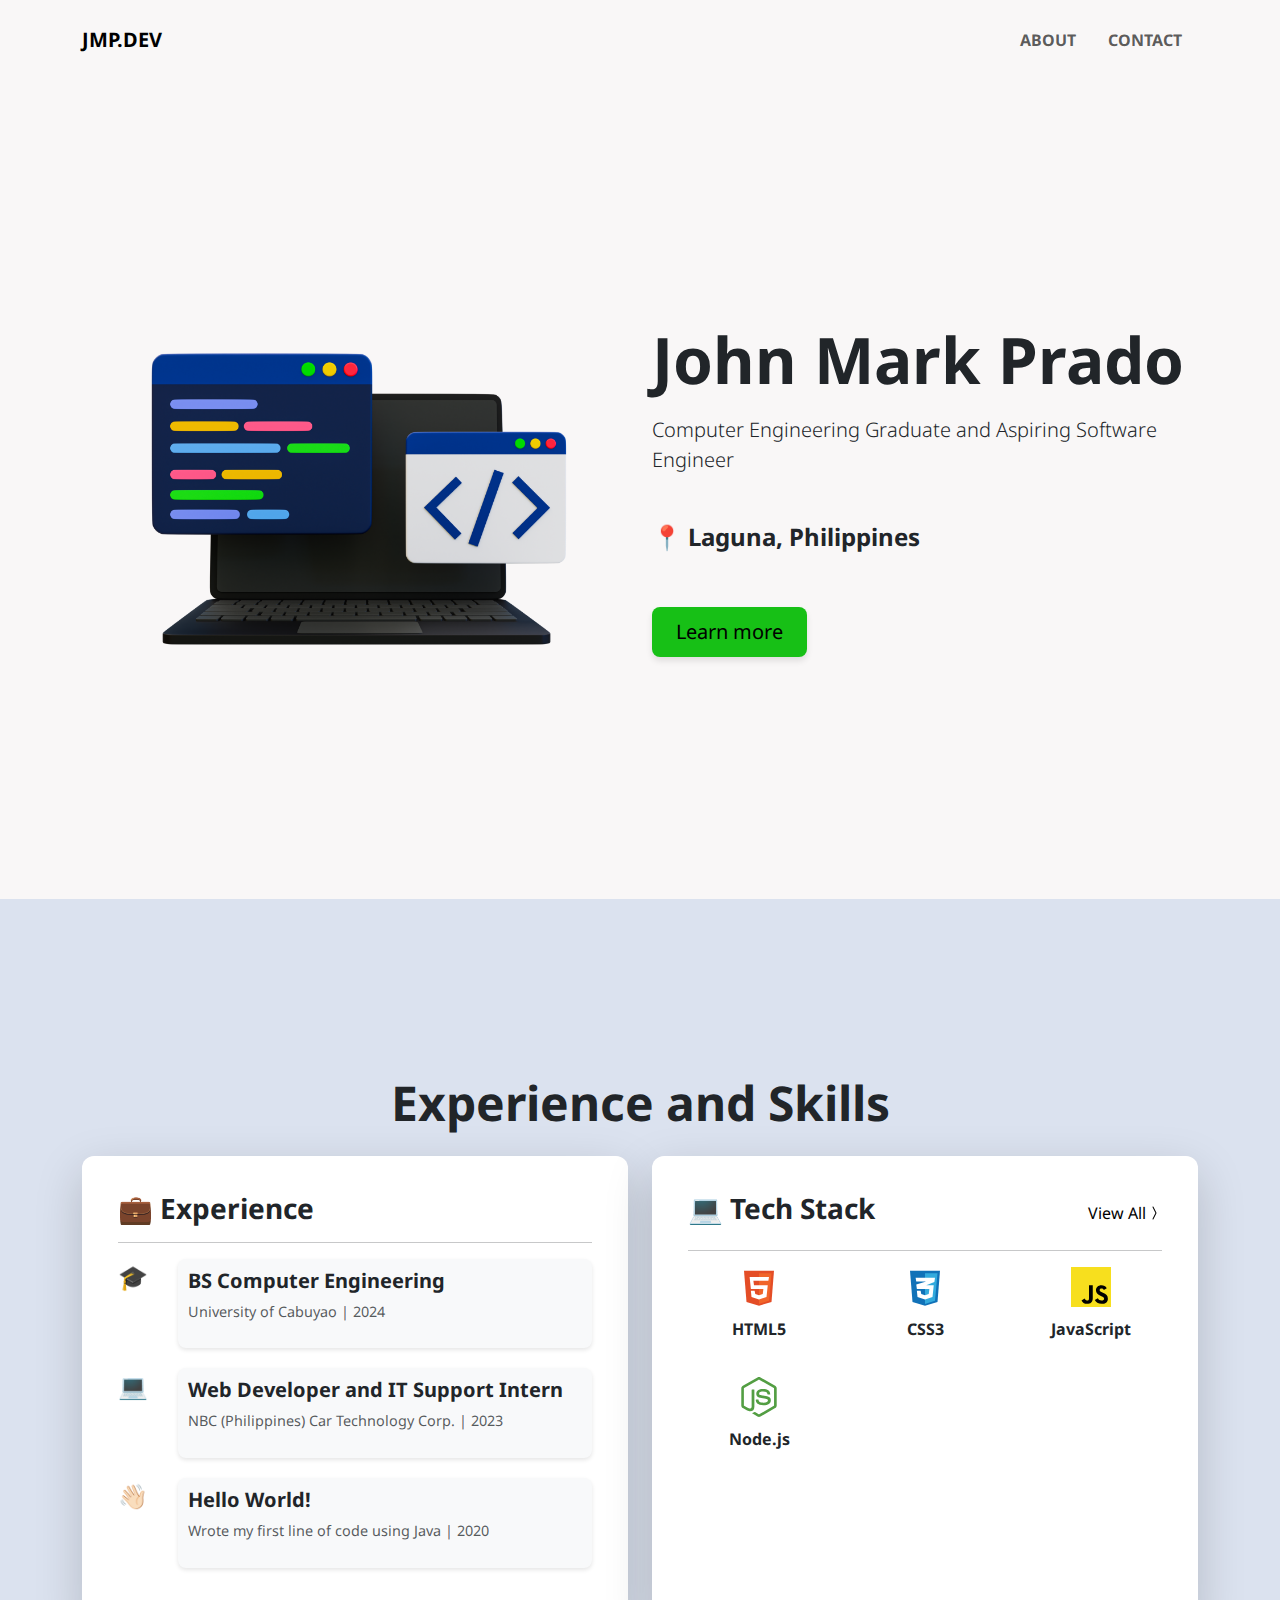
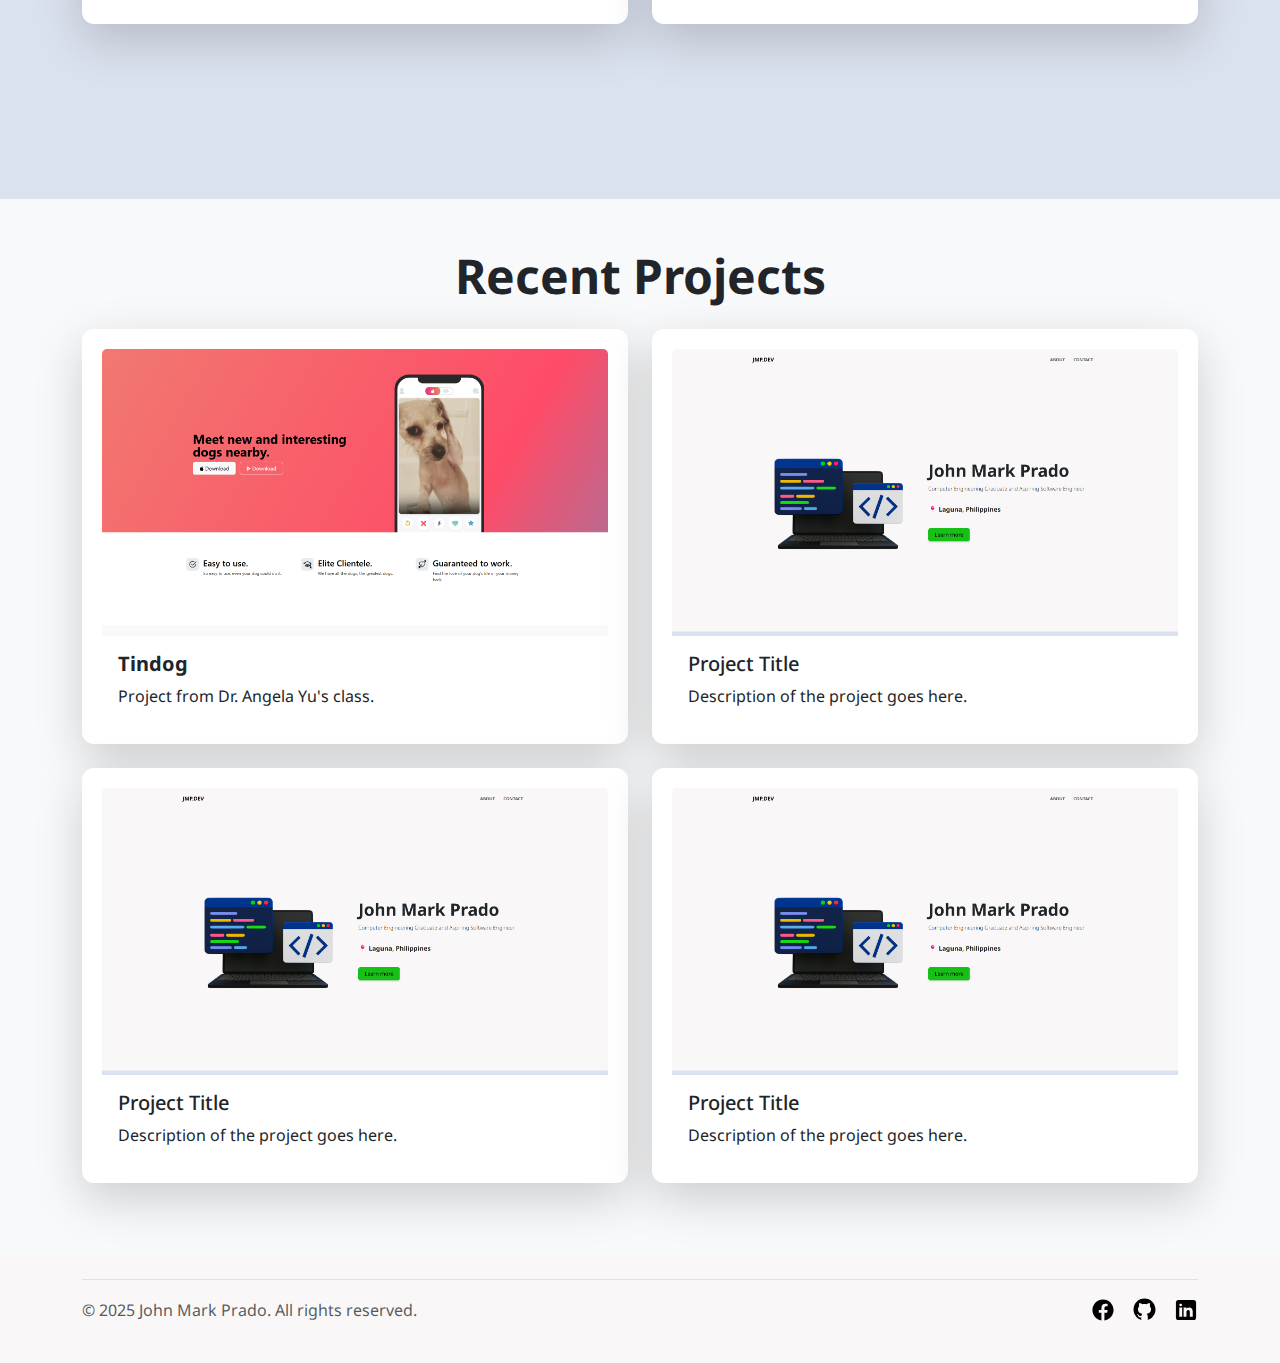
<file: index.html>
<!DOCTYPE html>
<html lang="en">
  <head>
    <meta charset="UTF-8" />
    <meta name="viewport" content="width=device-width, initial-scale=1.0" />
    <title>JMP.DEV | John Mark Prado</title>

    <!-- Bootstrap CDN -->
    <link
      href="https://cdn.jsdelivr.net/npm/bootstrap@5.3.3/dist/css/bootstrap.min.css"
      rel="stylesheet"
      integrity="sha384-QWTKZyjpPEjISv5WaRU9OFeRpok6YctnYmDr5pNlyT2bRjXh0JMhjY6hW+ALEwIH"
      crossorigin="anonymous"
    />
    <!-- Custom CSS -->
    <link rel="stylesheet" href="./assets/css/style.css" />

    <!-- Google Fonts -->
    <link rel="preconnect" href="https://fonts.googleapis.com" />
    <link rel="preconnect" href="https://fonts.gstatic.com" crossorigin />
    <link
      href="https://fonts.googleapis.com/css2?family=Noto+Sans:ital,wght@0,100..900;1,100..900&display=swap"
      rel="stylesheet"
    />
  </head>
  <body data-bs-spy="scroll" data-bs-target="#navbar" data-bs-offset="50">
    <nav class="navbar navbar-expand-lg bg-body-tertiary custom-navbar">
      <div class="container">
        <a class="navbar-brand fw-bold hover-underline" href="./index.html"
          >JMP.DEV</a
        >
        <button
          class="navbar-toggler"
          type="button"
          data-bs-toggle="collapse"
          data-bs-target="#navbarSupportedContent"
          aria-controls="navbarSupportedContent"
          aria-expanded="false"
          aria-label="Toggle navigation"
        >
          <span class="navbar-toggler-icon"></span>
        </button>
        <div class="collapse navbar-collapse" id="navbarSupportedContent">
          <ul class="navbar-nav ms-auto mb-2 mb-lg-0">
            <li class="nav-item">
              <a
                class="nav-link custom-width mx-2 fw-bold hover-underline"
                aria-current="page"
                href="./about.html"
                >ABOUT</a
              >
            </li>
            <li class="nav-item">
              <a
                class="nav-link custom-width mx-2 fw-bold hover-underline"
                aria-current="page"
                href="./contact.html"
                >CONTACT</a
              >
            </li>
          </ul>
        </div>
      </div>
    </nav>

    <section id="hero">
      <div class="container col-xxl">
        <div class="row flex-lg-row align-items-center hero-row">
          <div class="col-10 col-sm-8 col-lg-6">
            <img
              src="./assets/images/hero-laptop.webp"
              class="d-block mx-lg-auto img-fluid"
              alt="coding laptop"
              loading="lazy"
            />
          </div>
          <div class="col-lg-6">
            <h1 class="display-3 fw-bold mb-3">John Mark Prado</h1>
            <p class="lead mb-5">
              Computer Engineering Graduate and Aspiring Software Engineer
            </p>
            <h4 class="fw-bold">📍 Laguna, Philippines</h4>
            <button
              type="button"
              class="btn btn-lg px-4 me-md-2 mt-5 custom-btn"
              onclick="document.getElementById('experience').scrollIntoView({ behavior: 'smooth' })"
            >
              Learn more
            </button>
          </div>
        </div>
      </div>
    </section>

    <section id="experience" class="py-5 d-flex align-items-center min-vh-100">
      <div class="container">
        <h2 class="text-center display-5 fw-bold mb-4">
          Experience and Skills
        </h2>

        <div class="row">
          <!-- Experience Card -->
          <div class="col-md-6">
            <div class="card shadow-lg h-100 d-flex flex-column">
              <div class="card-body">
                <h3 class="card-title fw-bold">💼 Experience</h3>
                <hr />

                <!-- Timeline -->
                <div class="timeline">
                  <!-- Item 1 -->
                  <div class="timeline-item">
                    <div class="timeline-icon">
                      <span>🎓</span>
                    </div>
                    <div class="timeline-content">
                      <h5>BS Computer Engineering</h5>
                      <p class="text-muted">University of Cabuyao | 2024</p>
                    </div>
                  </div>

                  <!-- Item 2 -->
                  <div class="timeline-item">
                    <div class="timeline-icon">
                      <span>💻</span>
                    </div>
                    <div class="timeline-content">
                      <h5>Web Developer and IT Support Intern</h5>
                      <p class="text-muted">
                        NBC (Philippines) Car Technology Corp. | 2023
                      </p>
                    </div>
                  </div>

                  <!-- Item 3 -->
                  <div class="timeline-item">
                    <div class="timeline-icon">
                      <span>👋🏻</span>
                    </div>
                    <div class="timeline-content">
                      <h5>Hello World!</h5>
                      <p class="text-muted">
                        Wrote my first line of code using Java | 2020
                      </p>
                    </div>
                  </div>
                </div>
              </div>
            </div>
          </div>

          <!-- Tech Stack Card -->
          <div class="col-md-6 mt-4 mt-md-0">
            <div class="card shadow-lg h-100 d-flex flex-column">
              <div class="card-body">
                <div class="d-flex justify-content-between align-items-center">
                  <h3 class="card-title fw-bold">💻 Tech Stack</h3>
                  <a
                    href="#"
                    data-bs-toggle="modal"
                    data-bs-target="#techStackModal"
                    class="d-flex align-items-center text-decoration-none"
                  >
                    <span>View All</span>
                    <img
                      src="./assets/icons/chevron-compact-right.svg"
                      alt="chevron-compact-right"
                    />
                  </a>
                </div>
                <hr />
                <div class="row text-center">
                  <div class="col-4 tech-icon">
                    <img src="./assets/icons/html.svg" alt="html" width="40" />
                    <p>HTML5</p>
                  </div>
                  <div class="col-4 tech-icon">
                    <img src="./assets/icons/css.svg" alt="css" width="40" />
                    <p>CSS3</p>
                  </div>
                  <div class="col-4 tech-icon">
                    <img
                      src="./assets/icons/javascript.svg"
                      alt="javascript"
                      width="40"
                    />
                    <p>JavaScript</p>
                  </div>
                 <!-- <div class="col-4 tech-icon">
                    <img
                      src="./assets/icons/react.svg"
                      alt="react"
                      width="40"
                    />
                    <p>React</p>
                  </div>-->
                  <div class="col-4 tech-icon">
                    <img
                      src="./assets/icons/nodejs.svg"
                      alt="node.js"
                      width="40"
                    />
                    <p>Node.js</p>
                  </div>
                 <!-- <div class="col-4 tech-icon">
                    <img
                      src="./assets/icons/mongodb.svg"
                      alt="mongodb"
                      width="40"
                    />
                    <p>MongoDB</p>
                  </div>-->
                </div>
              </div>
            </div>
          </div>
        </div>
      </div>
    </section>

    <section id="projects" class="py-5" style="background-color: #f8f9fa">
      <div class="container">
        <h2 class="text-center display-5 fw-bold mb-4">Recent Projects</h2>

        <div class="row">
          <!-- Project 1 -->
          <div class="col-md-6 mb-4">
            <a
              href="https://johnmark000000.github.io/tindog/"
              target="_blank"
              class="text-decoration-none"
            >
              <div class="card shadow-lg h-100">
                <img
                  src="./assets/images/tindogs.png"
                  alt="Project Image"
                  class="card-img-top"
                />
                <div class="card-body">
                  <h5 class="card-title fw-bold">Tindog</h5>
                  <p class="card-text">Project from Dr. Angela Yu's class.</p>
                </div>
              </div>
            </a>
          </div>

          <!-- Project 2 -->
          <div class="col-md-6 mb-4">
            <div class="card shadow-lg h-100">
              <img
                src="./assets/images/blank-project.png"
                alt="Project Image"
                class="card-img-top"
              />
              <div class="card-body">
                <h5 class="card-title">Project Title</h5>
                <p class="card-text">Description of the project goes here.</p>
              </div>
            </div>
          </div>
        </div>

        <div class="row">
          <!-- Project 3 -->
          <div class="col-md-6 mb-4">
            <div class="card shadow-lg h-100">
              <img
                src="./assets/images/blank-project.png"
                alt="Project Image"
                class="card-img-top"
              />
              <div class="card-body">
                <h5 class="card-title">Project Title</h5>
                <p class="card-text">Description of the project goes here.</p>
              </div>
            </div>
          </div>

          <!-- Project 4 -->
          <div class="col-md-6 mb-4">
            <div class="card shadow-lg h-100">
              <img
                src="./assets/images/blank-project.png"
                alt="Project Image"
                class="card-img-top"
              />
              <div class="card-body">
                <h5 class="card-title">Project Title</h5>
                <p class="card-text">Description of the project goes here.</p>
              </div>
            </div>
          </div>
        </div>
      </div>
    </section>

    <!-- Footer -->
    <div class="container">
      <footer
        class="d-flex flex-column flex-md-row justify-content-between align-items-center py-3 my-4 border-top"
      >
        <span class="text-body-secondary mb-3 mb-md-0"
          >© 2025 John Mark Prado. All rights reserved.</span
        >

        <ul class="nav footer-icons list-unstyled d-flex">
          <li class="ms-3">
            <a
              class="text-body-secondary"
              href="https://m.me/johnmark.prado19"
              target="_blank"
              rel="noopener noreferrer"
            >
              <img
                src="./assets/icons/facebook.svg"
                alt="facebook"
                height="24"
                width="24"
              />
            </a>
          </li>
          <li class="ms-3">
            <a
              class="text-body-secondary"
              href="https://github.com/johnmark000000"
              target="_blank"
              rel="noopener noreferrer"
            >
              <img
                src="./assets/icons/github.svg"
                alt="github"
                height="27"
                width="27"
              />
            </a>
          </li>
          <li class="ms-3">
            <a
              class="text-body-secondary"
              href="https://www.linkedin.com/in/johnmarkjmp/"
              target="_blank"
              rel="noopener noreferrer"
            >
              <img
                src="./assets/icons/linkedin.svg"
                alt="linkedin"
                height="24"
                width="24"
              />
            </a>
          </li>
        </ul>
      </footer>
    </div>

    <!-- Tech Stack Modal -->
    <div
      class="modal fade"
      id="techStackModal"
      tabindex="-1"
      aria-labelledby="techStackModalLabel"
      aria-hidden="true"
    >
      <div class="modal-dialog modal-lg">
        <div class="modal-content">
          <div class="modal-header">
            <h5 class="modal-title fw-bold" id="techStackModalLabel">
              💻 Tech Stack
            </h5>
            <button
              type="button"
              class="btn-close"
              data-bs-dismiss="modal"
              aria-label="Close"
            ></button>
          </div>
          <div class="modal-body">
            <div class="row">
              <!-- Frontend -->
              <div class="col-md-6 mb-3">
                <h5>🖥️ Frontend</h5>
                <ul class="list-unstyled">
                  <li>🔹 HTML, CSS, JavaScript</li>
                  <li>🔹 Bootstrap, <!--Tailwind CSS--></li>
                 <!--<li>🔹 React.js</li>-->
                </ul>
              </div>

              <!-- Backend -->
              <div class="col-md-6 mb-3">
                <h5>⚙️ Backend</h5>
                <ul class="list-unstyled">
                  <li>🔹 Node.js, Express.js</li>
                 <!-- <li>🔹 Python (Django, Flask)</li>
                  <li>🔹 PHP (Laravel)</li>
                  <li>🔹 MySQL, PostgreSQL, MongoDB</li>-->
                </ul>
              </div>

              <!-- Development Tools -->
              <div class="col-md-6 mb-3">
                <h5>🛠️ Development Tools</h5>
                <ul class="list-unstyled">
                  <li>🔹 Git, GitHub</li>
                  <li>🔹 VS Code, JetBrains IDEs</li>
                  <li>🔹 Postman</li>
                  <!--<li>🔹 Docker</li>-->
                </ul>
              </div>

              <!-- Design Tools -->
              <div class="col-md-6 mb-3">
                <h5>🎨 Design Tools</h5>
                <ul class="list-unstyled">
                  <li>🔹 Figma</li>
                  <!--<li>🔹 Adobe Photoshop</li>-->
                  <li>🔹 Canva</li>
                </ul>
              </div>
            </div>
          </div>
          <div class="modal-footer">
            <button
              type="button"
              class="btn btn-danger"
              data-bs-dismiss="modal"
            >
              Close
            </button>
          </div>
        </div>
      </div>
    </div>

    <!-- Bootstrap CDN -->
    <script
      src="https://cdn.jsdelivr.net/npm/bootstrap@5.3.3/dist/js/bootstrap.bundle.min.js"
      integrity="sha384-YvpcrYf0tY3lHB60NNkmXc5s9fDVZLESaAA55NDzOxhy9GkcIdslK1eN7N6jIeHz"
      crossorigin="anonymous"
    ></script>
  </body>
</html>
</file>
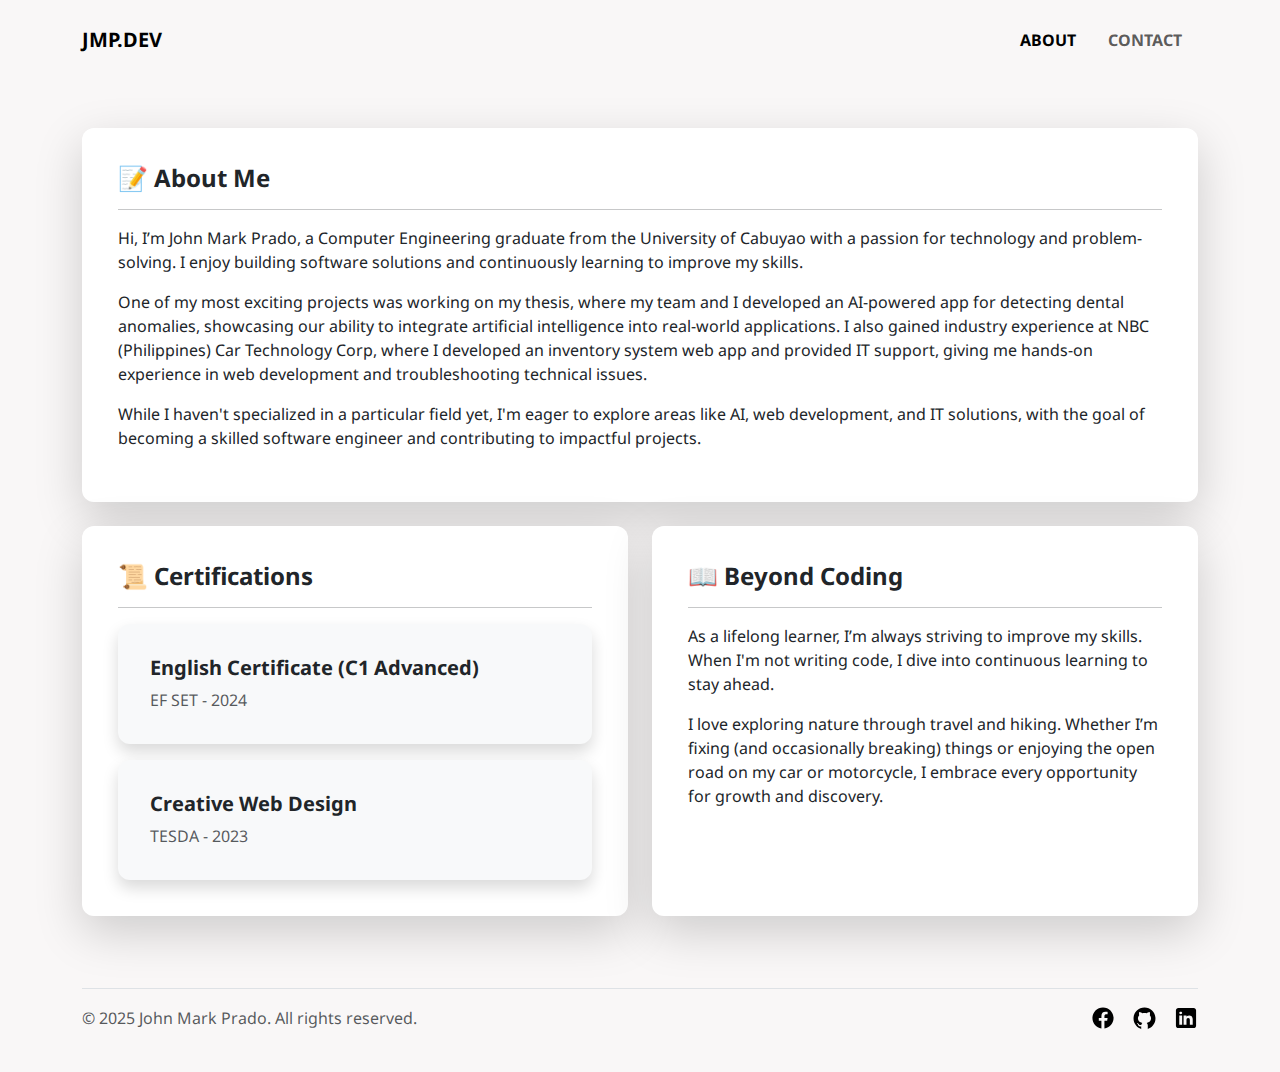
<file: about.html>
<!DOCTYPE html>
<html lang="en">
  <head>
    <meta charset="UTF-8" />
    <meta name="viewport" content="width=device-width, initial-scale=1.0" />
    <title>About | John Mark Prado</title>

    <!-- Bootstrap CDN -->
    <link
      href="https://cdn.jsdelivr.net/npm/bootstrap@5.3.3/dist/css/bootstrap.min.css"
      rel="stylesheet"
      crossorigin="anonymous"
    />
    <!-- Custom CSS -->
    <link rel="stylesheet" href="./assets/css/style.css" />

    <!-- Google Fonts -->
    <link rel="preconnect" href="https://fonts.googleapis.com" />
    <link rel="preconnect" href="https://fonts.gstatic.com" crossorigin />
    <link
      href="https://fonts.googleapis.com/css2?family=Noto+Sans:wght@400;700&display=swap"
      rel="stylesheet"
    />
  </head>
  <body>
    <!-- Navbar -->
    <nav class="navbar navbar-expand-lg bg-body-tertiary custom-navbar">
      <div class="container">
        <a class="navbar-brand fw-bold hover-underline" href="./index.html"
          >JMP.DEV</a
        >
        <button
          class="navbar-toggler"
          type="button"
          data-bs-toggle="collapse"
          data-bs-target="#navbarSupportedContent"
          aria-controls="navbarSupportedContent"
          aria-expanded="false"
          aria-label="Toggle navigation"
        >
          <span class="navbar-toggler-icon"></span>
        </button>
        <div class="collapse navbar-collapse" id="navbarSupportedContent">
          <ul class="navbar-nav ms-auto mb-2 mb-lg-0">
            <li class="nav-item">
              <a
                class="nav-link custom-width mx-2 fw-bold hover-underline active"
                aria-current="page"
                href="./about.html"
                >ABOUT</a
              >
            </li>
            <li class="nav-item">
              <a
                class="nav-link custom-width mx-2 fw-bold hover-underline"
                aria-current="page"
                href="./contact.html"
                >CONTACT</a
              >
            </li>
          </ul>
        </div>
      </div>
    </nav>

    <!-- Main Content -->
    <div class="container py-5">
      <!-- About Section -->
      <div class="row mb-4">
        <div class="col-12">
          <div class="card shadow-lg h-100">
            <div class="card-body">
              <h4 class="card-title fw-bold">📝 About Me</h4>
              <hr />
              <p>
                Hi, I’m John Mark Prado, a Computer Engineering graduate from
                the University of Cabuyao with a passion for technology and
                problem-solving. I enjoy building software solutions and
                continuously learning to improve my skills.
              </p>
              <p>
                One of my most exciting projects was working on my thesis, where
                my team and I developed an AI-powered app for detecting dental
                anomalies, showcasing our ability to integrate artificial
                intelligence into real-world applications. I also gained
                industry experience at NBC (Philippines) Car Technology Corp,
                where I developed an inventory system web app and provided IT
                support, giving me hands-on experience in web development and
                troubleshooting technical issues.
              </p>
              <p>
                While I haven't specialized in a particular field yet, I'm eager
                to explore areas like AI, web development, and IT solutions,
                with the goal of becoming a skilled software engineer and
                contributing to impactful projects.
              </p>
            </div>
          </div>
        </div>
      </div>

      <div class="row g-4">
        <!-- Certifications -->
        <div class="col-md-6">
          <div class="card shadow-lg h-100">
            <div class="card-body">
              <h4 class="card-title fw-bold">📜 Certifications</h4>
              <hr />

              <!-- Inner Cards for Certifications -->
              <div class="row g-3">
                <!-- Certification 1 -->
                <div class="col-12">
                  <a
                    href="https://cert.efset.org/jwFEDf"
                    target="_blank"
                    class="text-decoration-none"
                  >
                    <div
                      class="card border-0 shadow p-3 clickable-card custom-card-bg"
                    >
                      <div class="card-body">
                        <h5 class="fw-bold">
                          English Certificate (C1 Advanced)
                        </h5>
                        <p class="text-muted mb-0">EF SET - 2024</p>
                      </div>
                    </div>
                  </a>
                </div>

                <!-- Certification 2 -->
                <div class="col-12">
                  <!-- <a href="#" target="_blank" class="text-decoration-none"> -->
                  <div
                    class="card border-0 shadow p-3 clickable-card custom-card-bg"
                  >
                    <div class="card-body">
                      <h5 class="fw-bold">Creative Web Design</h5>
                      <p class="text-muted mb-0">TESDA - 2023</p>
                    </div>
                  </div>
                  <!-- </a> -->
                </div>
              </div>
            </div>
          </div>
        </div>

        <!-- Beyond Coding -->
        <div class="col-md-6">
          <div class="card shadow-lg h-100">
            <div class="card-body">
              <h4 class="card-title fw-bold">📖 Beyond Coding</h4>
              <hr />
              <p>
                As a lifelong learner, I’m always striving to improve my skills.
                When I'm not writing code, I dive into continuous learning to
                stay ahead.
              </p>
              <p>
                I love exploring nature through travel and hiking. Whether I’m
                fixing (and occasionally breaking) things or enjoying the open
                road on my car or motorcycle, I embrace every opportunity for
                growth and discovery.
              </p>
            </div>
          </div>
        </div>
      </div>
    </div>

    <!-- Footer -->
    <div class="container">
      <footer
        class="d-flex flex-column flex-md-row justify-content-between align-items-center py-3 my-4 border-top"
      >
        <span class="text-body-secondary mb-3 mb-md-0"
          >© 2025 John Mark Prado. All rights reserved.</span
        >

        <ul class="nav footer-icons list-unstyled d-flex">
          <li class="ms-3">
            <a
              class="text-body-secondary"
              href="https://m.me/johnmark.prado19"
              target="_blank"
              rel="noopener noreferrer"
            >
              <img
                src="./assets/icons/facebook.svg"
                alt="facebook"
                height="24"
                width="24"
              />
            </a>
          </li>
          <li class="ms-3">
            <a
              class="text-body-secondary"
              href="https://github.com/johnmark000000"
              target="_blank"
              rel="noopener noreferrer"
            >
              <img
                src="./assets/icons/github.svg"
                alt="github"
                height="27"
                width="27"
              />
            </a>
          </li>
          <li class="ms-3">
            <a
              class="text-body-secondary"
              href="https://www.linkedin.com/in/johnmarkjmp/"
              target="_blank"
              rel="noopener noreferrer"
            >
              <img
                src="./assets/icons/linkedin.svg"
                alt="linkedin"
                height="24"
                width="24"
              />
            </a>
          </li>
        </ul>
      </footer>
    </div>

    <!-- Bootstrap CDN -->
    <script
      src="https://cdn.jsdelivr.net/npm/bootstrap@5.3.3/dist/js/bootstrap.bundle.min.js"
      crossorigin="anonymous"
    ></script>
  </body>
</html>
</file>
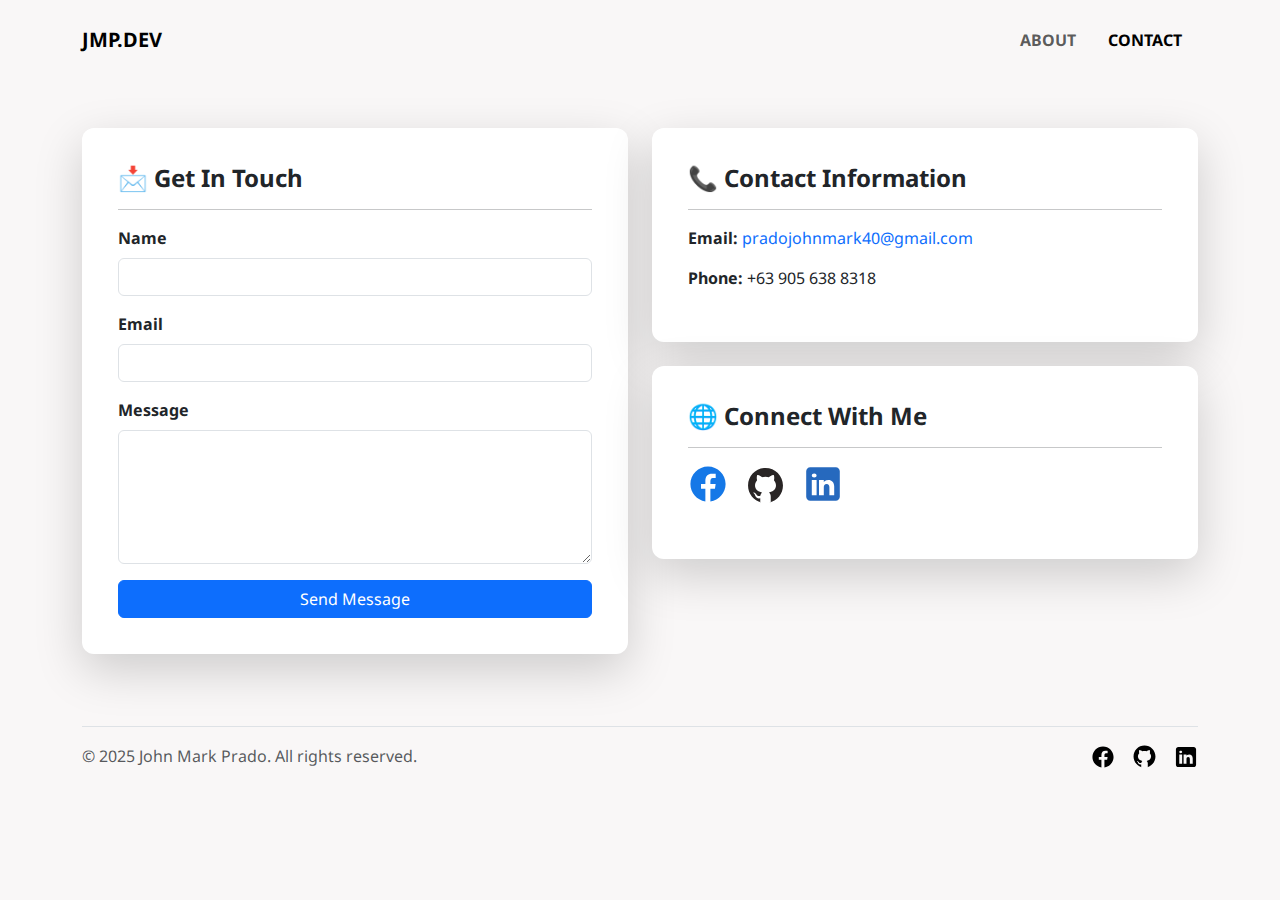
<file: contact.html>
<!DOCTYPE html>
<html lang="en">
  <head>
    <meta charset="UTF-8" />
    <meta name="viewport" content="width=device-width, initial-scale=1.0" />
    <title>Contact | John Mark Prado</title>

    <!-- Bootstrap CDN -->
    <link
      href="https://cdn.jsdelivr.net/npm/bootstrap@5.3.3/dist/css/bootstrap.min.css"
      rel="stylesheet"
      crossorigin="anonymous"
    />
    <!-- Custom CSS -->
    <link rel="stylesheet" href="./assets/css/style.css" />

    <!-- Google Fonts -->
    <link rel="preconnect" href="https://fonts.googleapis.com" />
    <link rel="preconnect" href="https://fonts.gstatic.com" crossorigin />
    <link
      href="https://fonts.googleapis.com/css2?family=Noto+Sans:wght@400;700&display=swap"
      rel="stylesheet"
    />
  </head>
  <body>
    <!-- Navbar -->
    <nav class="navbar navbar-expand-lg bg-body-tertiary custom-navbar">
      <div class="container">
        <a class="navbar-brand fw-bold hover-underline" href="./index.html"
          >JMP.DEV</a
        >
        <button
          class="navbar-toggler"
          type="button"
          data-bs-toggle="collapse"
          data-bs-target="#navbarSupportedContent"
          aria-controls="navbarSupportedContent"
          aria-expanded="false"
          aria-label="Toggle navigation"
        >
          <span class="navbar-toggler-icon"></span>
        </button>
        <div class="collapse navbar-collapse" id="navbarSupportedContent">
          <ul class="navbar-nav ms-auto mb-2 mb-lg-0">
            <li class="nav-item">
              <a
                class="nav-link custom-width mx-2 fw-bold hover-underline"
                href="./about.html"
                >ABOUT</a
              >
            </li>
            <li class="nav-item">
              <a
                class="nav-link custom-width mx-2 fw-bold hover-underline active"
                href="./contact.html"
                >CONTACT</a
              >
            </li>
          </ul>
        </div>
      </div>
    </nav>

    <!-- Main Content -->
    <div class="container py-5">
      <div class="row g-4">
        <!-- Contact Form -->
        <div class="col-md-6">
          <div class="card shadow-lg h-100">
            <div class="card-body">
              <h4 class="card-title fw-bold">📩 Get In Touch</h4>
              <hr />
              <form action="https://formspree.io/f/xzzdvjag" method="POST">
                <div class="mb-3">
                  <label for="name" class="form-label fw-bold">Name</label>
                  <input
                    type="text"
                    class="form-control"
                    id="name"
                    name="name"
                    required
                  />
                </div>
                <div class="mb-3">
                  <label for="email" class="form-label fw-bold">Email</label>
                  <input
                    type="email"
                    class="form-control"
                    id="email"
                    name="email"
                    required
                  />
                </div>
                <div class="mb-3">
                  <label for="message" class="form-label fw-bold"
                    >Message</label
                  >
                  <textarea
                    class="form-control"
                    id="message"
                    name="message"
                    rows="5"
                    required
                  ></textarea>
                </div>
                <button type="submit" class="btn btn-primary w-100">
                  Send Message
                </button>
              </form>
            </div>
          </div>
        </div>

        <!-- Contact Details Section -->
        <div class="col-md-6">
          <!-- Contact Information Card -->
          <div class="card shadow-lg mb-4">
            <div class="card-body">
              <h4 class="card-title fw-bold">📞 Contact Information</h4>
              <hr />
              <p>
                <strong>Email:</strong>
                <a
                  href="mailto:pradojohnmark40@gmail.com"
                  class="text-decoration-none"
                >
                  pradojohnmark40@gmail.com
                </a>
              </p>
              <p><strong>Phone:</strong> +63 905 638 8318</p>
            </div>
          </div>

          <!-- Connect With Me Card -->
          <div class="card shadow-lg">
            <div class="card-body">
              <h4 class="card-title fw-bold">🌐 Connect With Me</h4>
              <hr />
              <ul class="list-unstyled d-flex gap-3 social-icons">
                <li>
                  <a
                    href="https://m.me/johnmark.prado19"
                    target="_blank"
                    rel="noopener noreferrer"
                  >
                    <img
                      src="./assets/icons/facebook.svg"
                      alt="facebook"
                      class="icon facebook"
                      height="40"
                      width="40"
                    />
                  </a>
                </li>
                <li>
                  <a
                    href="https://github.com/johnmark000000"
                    target="_blank"
                    rel="noopener noreferrer"
                  >
                    <img
                      src="./assets/icons/github.svg"
                      alt="github"
                      class="icon github"
                      height="43"
                      width="43"
                    />
                  </a>
                </li>
                <li>
                  <a
                    href="https://www.linkedin.com/in/johnmarkjmp/"
                    target="_blank"
                    rel="noopener noreferrer"
                  >
                    <img
                      src="./assets/icons/linkedin.svg"
                      alt="linkedin"
                      class="icon linkedin"
                      height="40"
                      width="40"
                    />
                  </a>
                </li>
              </ul>
            </div>
          </div>
        </div>
      </div>
    </div>

    <!-- Footer -->
    <div class="container">
      <footer
        class="d-flex flex-column flex-md-row justify-content-between align-items-center py-3 my-4 border-top"
      >
        <span class="text-body-secondary mb-3 mb-md-0"
          >© 2025 John Mark Prado. All rights reserved.</span
        >

        <ul class="nav footer-icons list-unstyled d-flex">
          <li class="ms-3">
            <a
              class="text-body-secondary"
              href="https://m.me/johnmark.prado19"
              target="_blank"
              rel="noopener noreferrer"
            >
              <img
                src="./assets/icons/facebook.svg"
                alt="facebook"
                height="24"
                width="24"
              />
            </a>
          </li>
          <li class="ms-3">
            <a
              class="text-body-secondary"
              href="https://github.com/johnmark000000"
              target="_blank"
              rel="noopener noreferrer"
            >
              <img
                src="./assets/icons/github.svg"
                alt="github"
                height="27"
                width="27"
              />
            </a>
          </li>
          <li class="ms-3">
            <a
              class="text-body-secondary"
              href="https://www.linkedin.com/in/johnmarkjmp/"
              target="_blank"
              rel="noopener noreferrer"
            >
              <img
                src="./assets/icons/linkedin.svg"
                alt="linkedin"
                height="24"
                width="24"
              />
            </a>
          </li>
        </ul>
      </footer>
    </div>

    <!-- Bootstrap CDN -->
    <script
      src="https://cdn.jsdelivr.net/npm/bootstrap@5.3.3/dist/js/bootstrap.bundle.min.js"
      crossorigin="anonymous"
    ></script>
  </body>
</html>
</file>
<file: assets/css/style.css>
body {
  background-color: #f9f7f7;
  font-family: "Noto Sans", sans-serif;
}

.custom-navbar {
  background-color: #f9f7f7 !important;
  padding: 10px 0;
}

.custom-width {
  text-align: center;
}

.hover-underline {
  position: relative;
  text-decoration: none;
}

.hover-underline::after {
  content: "";
  position: absolute;
  width: 100%;
  height: 3px;
  bottom: 0;
  left: 0;
  background-color: #000;
  transform: scaleX(0);
  transform-origin: bottom right;
  transition: transform 0.25s ease-out;
}

.hover-underline:hover::after {
  transform: scaleX(1);
  transform-origin: bottom left;
}

@media (min-width: 992px) {
  .custom-navbar {
    height: 80px;
  }
}

.hero-row {
  height: 91vh;
}

.custom-btn {
  background-color: #17c016;
  color: black;
  border: none;
  border-radius: 8px;
  padding: 10px 20px;
  font-size: 1.25rem;
  box-shadow: 0 4px 6px rgba(0, 0, 0, 0.1);
  transition: box-shadow 0.3s ease, transform 0.3s ease;
}
.custom-btn:hover {
  background-color: #12a812;
  box-shadow: 0 6px 8px rgba(0, 0, 0, 0.15);
  transform: translateY(-2px);
}

#experience {
  background-color: #dbe2ef;
}

.card {
  border: none;
  padding: 20px;
  border-radius: 12px;
}

.tech-icon {
  transition: transform 0.3s ease, filter 0.3s ease;
  display: flex;
  flex-direction: column;
  justify-content: center;
  align-items: center;
  text-align: center;
  margin-bottom: 20px;
}

.tech-icon img {
  margin-bottom: 10px;
}

.tech-icon p {
  font-size: 1rem;
  font-weight: bold;
}

.tech-icon:hover {
  transform: scale(1.2);
  filter: drop-shadow(2px 2px 5px rgba(0, 0, 0, 0.2));
}

/* Timeline Styles */
.timeline {
  position: relative;
  padding-left: 30px;
}

.timeline-item {
  position: relative;
  margin-bottom: 20px;
  padding-left: 30px;
}

.timeline-icon {
  font-size: 24px;
  position: absolute;
  left: -30px;
  top: 0;
  display: flex;
  justify-content: center;
  align-items: center;
}

.timeline-content {
  background-color: #f8f9fa;
  padding: 10px;
  border-radius: 8px;
  box-shadow: 0 2px 4px rgba(0, 0, 0, 0.1);
}

.timeline-content h5 {
  font-weight: bold;
}

.timeline-content p {
  color: #6c757d;
}

.timeline-content p.text-muted {
  font-size: 0.9rem;
}

/* Styling for the View All link */
.card-body .d-flex a {
  color: #000000;
  /* font-weight: bold; */
  text-decoration: none;
}

#projects .card:hover,
.custom-card-bg:hover,
.timeline-content:hover {
  background-color: #dbe2ef;
  transform: translateY(-10px);
  box-shadow: 0 4px 20px rgba(0, 0, 0, 0.2);
  transition: transform 0.3s ease, box-shadow 0.3s ease;
}

/*----------------------------- ABOUT PAGE ----------------------------- */

.custom-card-bg {
  background-color: #f8f9fa;
}

/*----------------------------- CONTACT PAGE ----------------------------- */

.icon {
  transition: transform 0.3s ease-in-out;
  filter: brightness(0) saturate(100%);
}

.facebook {
  filter: brightness(0) saturate(100%) invert(32%) sepia(90%) saturate(2104%)
    hue-rotate(199deg) brightness(95%) contrast(90%);
}

.github {
  filter: brightness(0) saturate(100%) invert(11%) sepia(6%) saturate(746%)
    hue-rotate(314deg) brightness(97%) contrast(90%);
}

.linkedin {
  filter: brightness(0) saturate(100%) invert(34%) sepia(95%) saturate(700%)
    hue-rotate(182deg) brightness(88%) contrast(95%);
}

.icon:hover {
  transform: scale(1.1);
}
</file>
